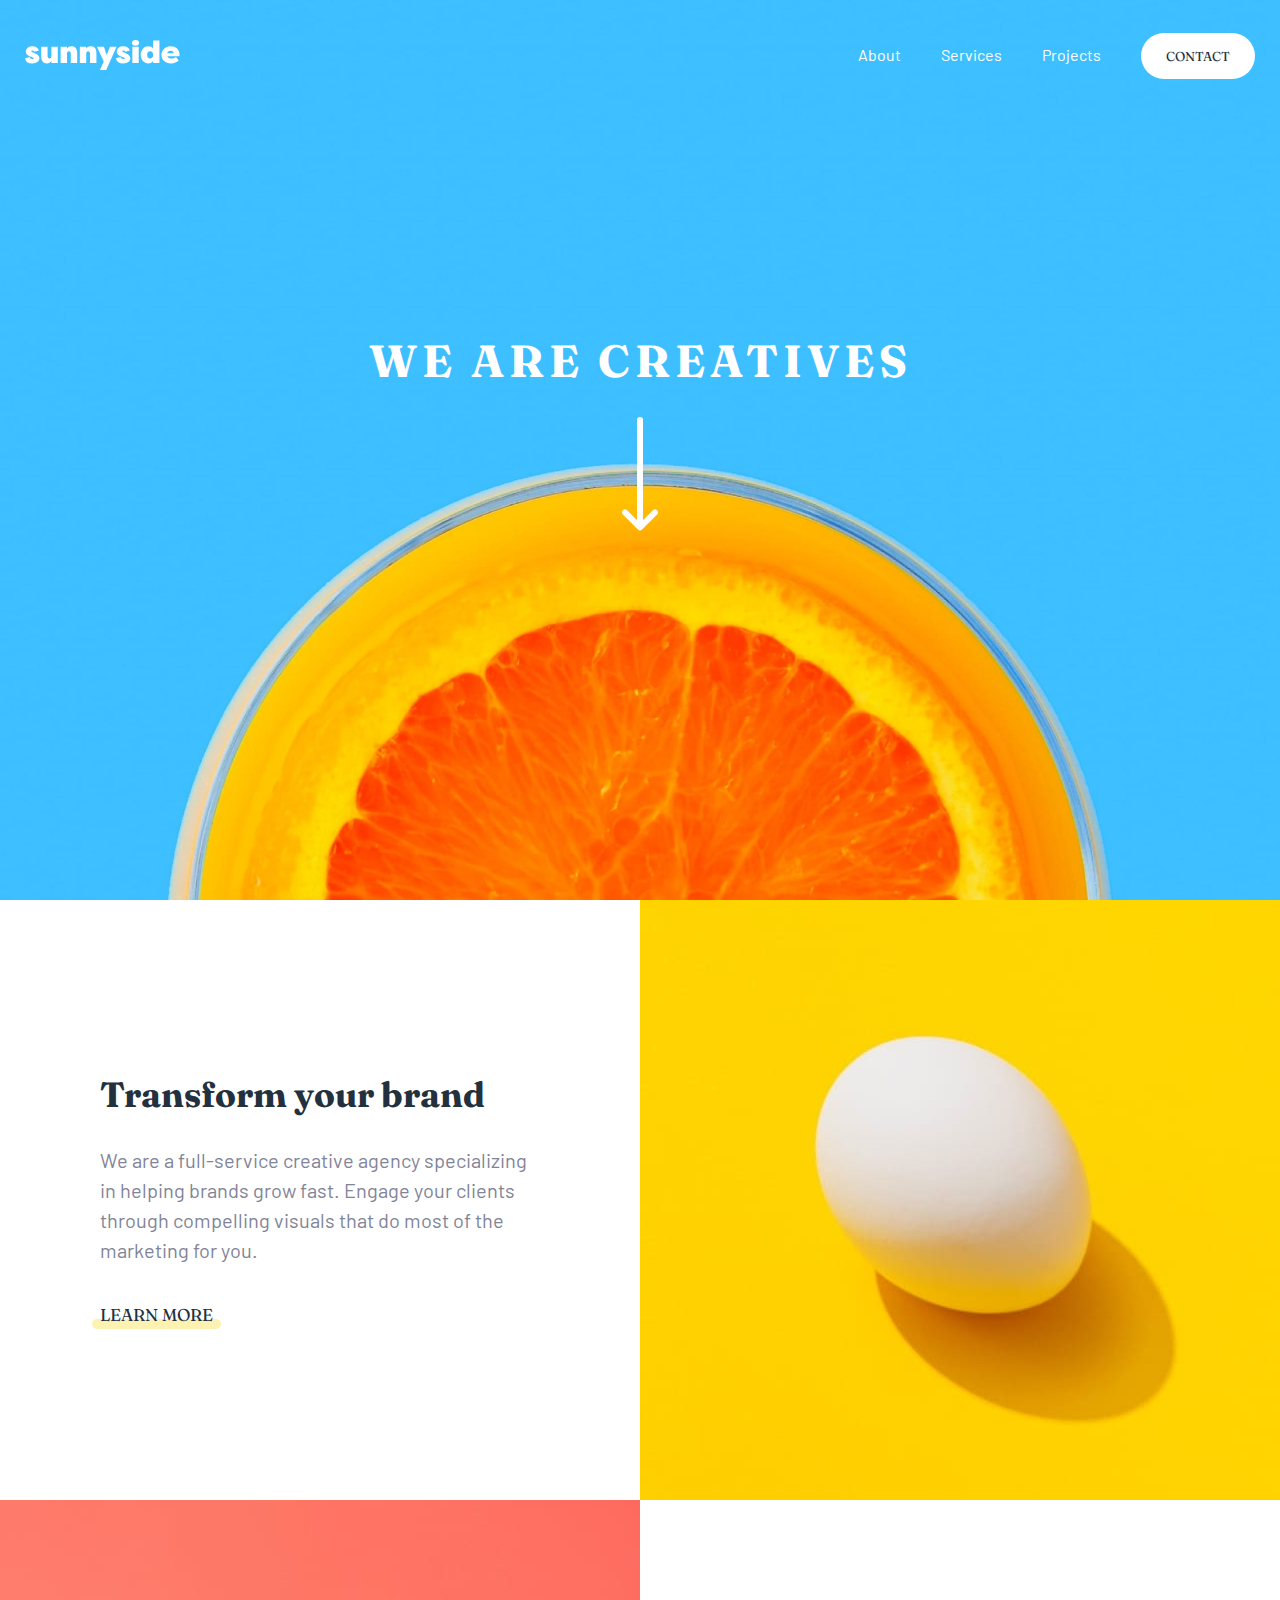
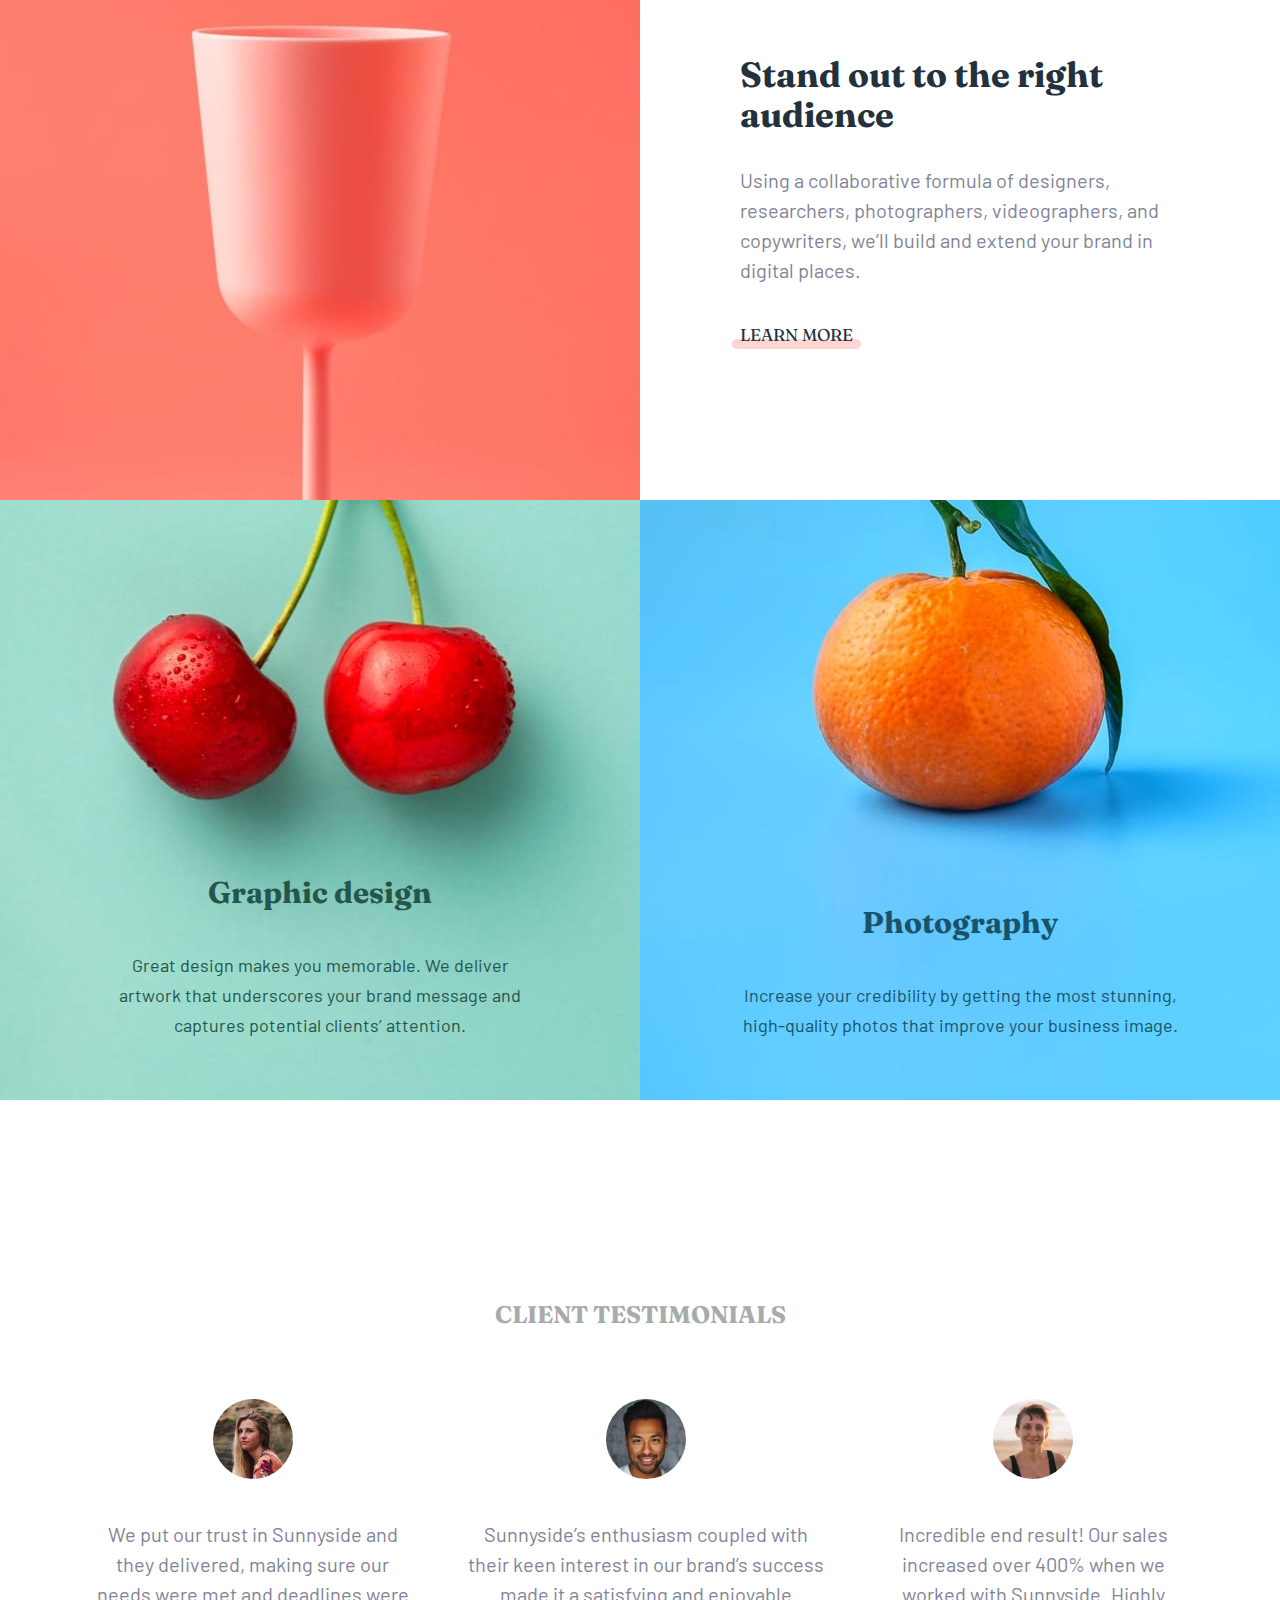
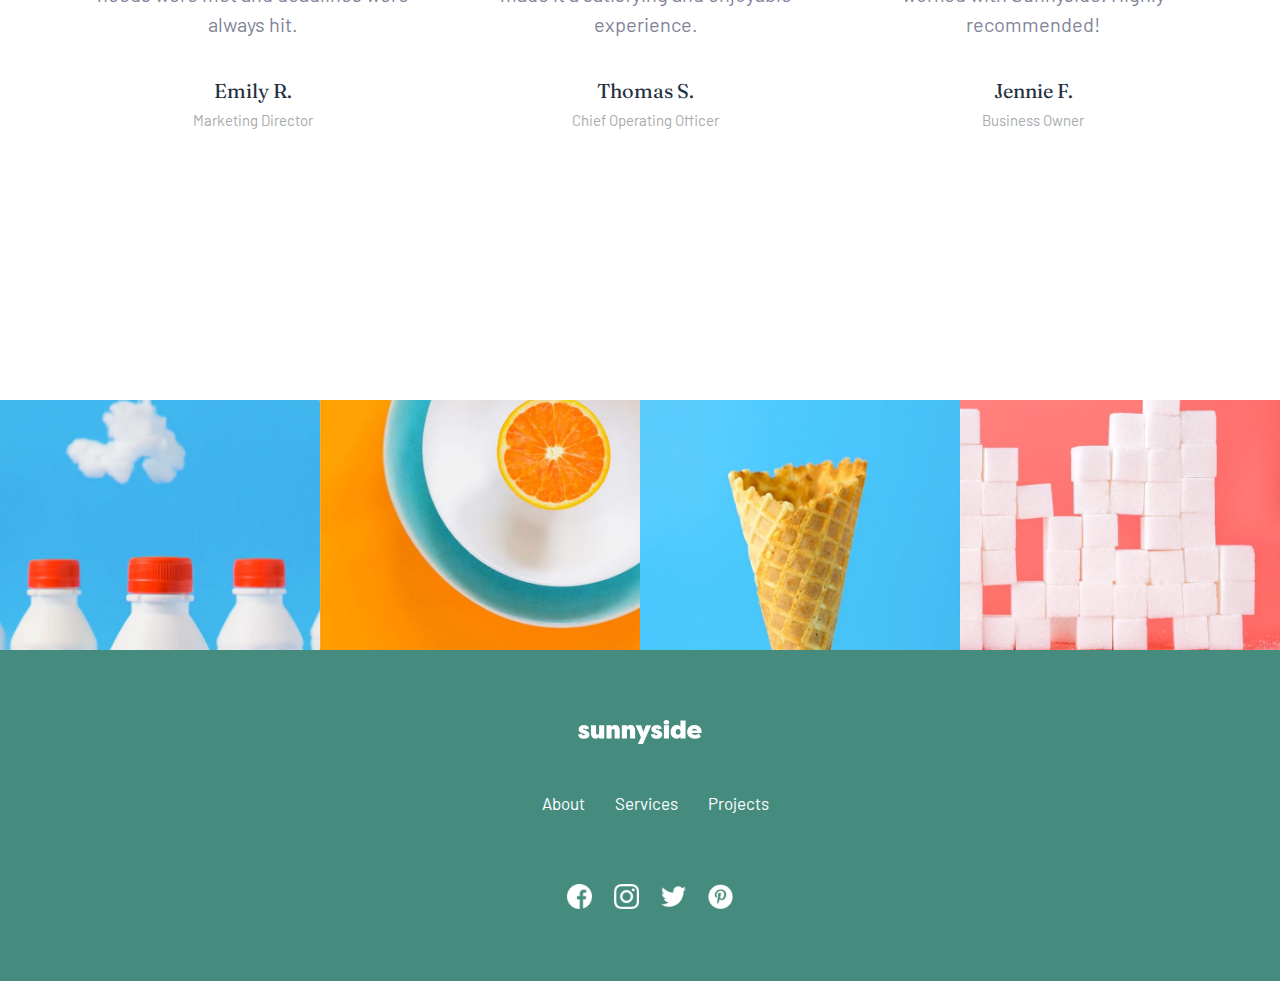
<file: index.html>
<!DOCTYPE html>
<html lang="en">
<head>
  <meta charset="UTF-8">
  <meta name="viewport" content="width=device-width, initial-scale=1.0">
  <link rel="preconnect" href="https://fonts.googleapis.com">
  <link rel="preconnect" href="https://fonts.gstatic.com" crossorigin>
  <link href="https://fonts.googleapis.com/css2?family=Barlow:wght@600&family=Fraunces:wght@700;900&display=swap" rel="stylesheet">
  <title>Frontend Mentor | Sunnyside agency landing page</title>
  <link rel="stylesheet" href="./css/styles.css">
</head>
<body>
  
  <header class="header">
    <nav class="nav">
      <img class="nav__logo" src="images/logo.svg" alt="Company logo">
      <ul class="menu-list">
        <li class="menu-list__item">About</li>
        <li class="menu-list__item">Services</li>
        <li class="menu-list__item">Projects</li>
        <li class="menu-list__item"><a class="menu-list__item--contact" href="https://github.com/DylanSantillan" target="_blank">CONTACT</a></li>
      </ul>
      <img class="nav__icon-hamburger" src="images/icon-hamburger.svg" alt="Navigation menu">
    </nav>
    <div class="block-center">
      <h1 class="block-center__title">WE ARE CREATIVES</h1>
      <img class="block-center__icon-arrow" src="images/icon-arrow-down.svg" alt="Scroll down">
    </div>
  </header>

  <main class="main">
    <section class="section-grid">
      <article class="section-grid__image section-grid__image--egg"></article>

      <article class="article-info article-info--yellow">
        <h2 class="article-info__title">Transform your brand</h2>
        <p class="article-info__paragraph">We are a full-service creative agency specializing in helping brands grow fast. 
          Engage your clients through compelling visuals that do most of the marketing for you.</p>
        <button class="article-info__more article-info__more--yellow">LEARN MORE</button>
      </article>

      <article class="section-grid__image section-grid__image--glass"></article>

      <article class="article-info">
        <h2 class="article-info__title">Stand out to the right audience</h2>
        <p class="article-info__paragraph">Using a collaborative formula of designers, researchers, photographers, videographers, and copywriters, we’ll build and extend your brand in digital places. </p>
        <button class="article-info__more article-info__more--red">LEARN MORE</button>
      </article>

      <article class="bg-article-info bg-article-info--cherry">
        <h3 class="bg-article-info__title bg-article-info__title--cherry">Graphic design</h3>
        <p class="bg-article-info__paragraph bg-article-info__paragraph--cherry">Great design makes you memorable. We deliver artwork that underscores your brand message and captures potential clients’ attention.</p>
      </article>
      
      <article class="bg-article-info bg-article-info--orange">
        <h3 class="bg-article-info__title bg-article-info__title--orange">Photography</h3>
        <p class="bg-article-info__paragraph bg-article-info__paragraph--orange">Increase your credibility by getting the most stunning, high-quality photos that improve your business image.</p>
      </article> 

    </section>

    <section class="testimonials">
      <h2 class="testimonials__title">CLIENT TESTIMONIALS</h2>
      
      <div class="container-testimonials">
        <article class="article-testimonials">
          <img class="article-testimonials__photo" src="./images/image-emily.jpg" alt="">
          <p class="article-testimonials__paragraph">We put our trust in Sunnyside and they delivered, making sure our needs were met and deadlines were always hit.</p>
          <p class="article-testimonials__name">Emily R.</p>
          <p class="article-testimonials__work">Marketing Director</p>
        </article>

        <article class="article-testimonials">
          <img class="article-testimonials__photo" src="./images/image-thomas.jpg" alt="">
          <p class="article-testimonials__paragraph">Sunnyside’s enthusiasm coupled with their keen interest in our brand’s success made it a satisfying and enjoyable experience.</p>
          <p class="article-testimonials__name">Thomas S.</p>
          <p class="article-testimonials__work">Chief Operating Officer</p>
        </article>

        <article class="article-testimonials">
          <img class="article-testimonials__photo" src="./images/image-jennie.jpg" alt="">
          <p class="article-testimonials__paragraph">Incredible end result! Our sales increased over 400% when we worked with Sunnyside. Highly recommended!</p>
          <p class="article-testimonials__name">Jennie F.</p>
          <p class="article-testimonials__work">Business Owner</p>
        </article>
      </div>

      </section>
    </main>

    <footer class="footer">
      <div class="footer-grid">
        <div class="footer-grid__images footer-grid__images--milk"></div>
        <div class="footer-grid__images footer-grid__images--orange"></div>
        <div class="footer-grid__images footer-grid__images--cone"></div>
        <div class="footer-grid__images footer-grid__images--sugar"></div>
      </div>

      <div class="footer-contact">
        <img class="footer-contact__title" src="./images/logo.svg" alt="">
        <div class="footer-nav">
          <p class="footer-nav__item">About</p>
          <p class="footer-nav__item">Services</p>
          <p class="footer-nav__item">Projects</p>
        </div>
        <div class="container-social">
          <img class="container-social__logo" src="./images/facebook.png" alt="">
          <img class="container-social__logo" src="./images/instagram.png" alt="">
          <img class="container-social__logo" src="./images/twitter.png" alt="">
          <img class="container-social__logo" src="./images/pinterest.png" alt="">
        </div>
      </div>
    </footer>
</body>
</html>
</file>
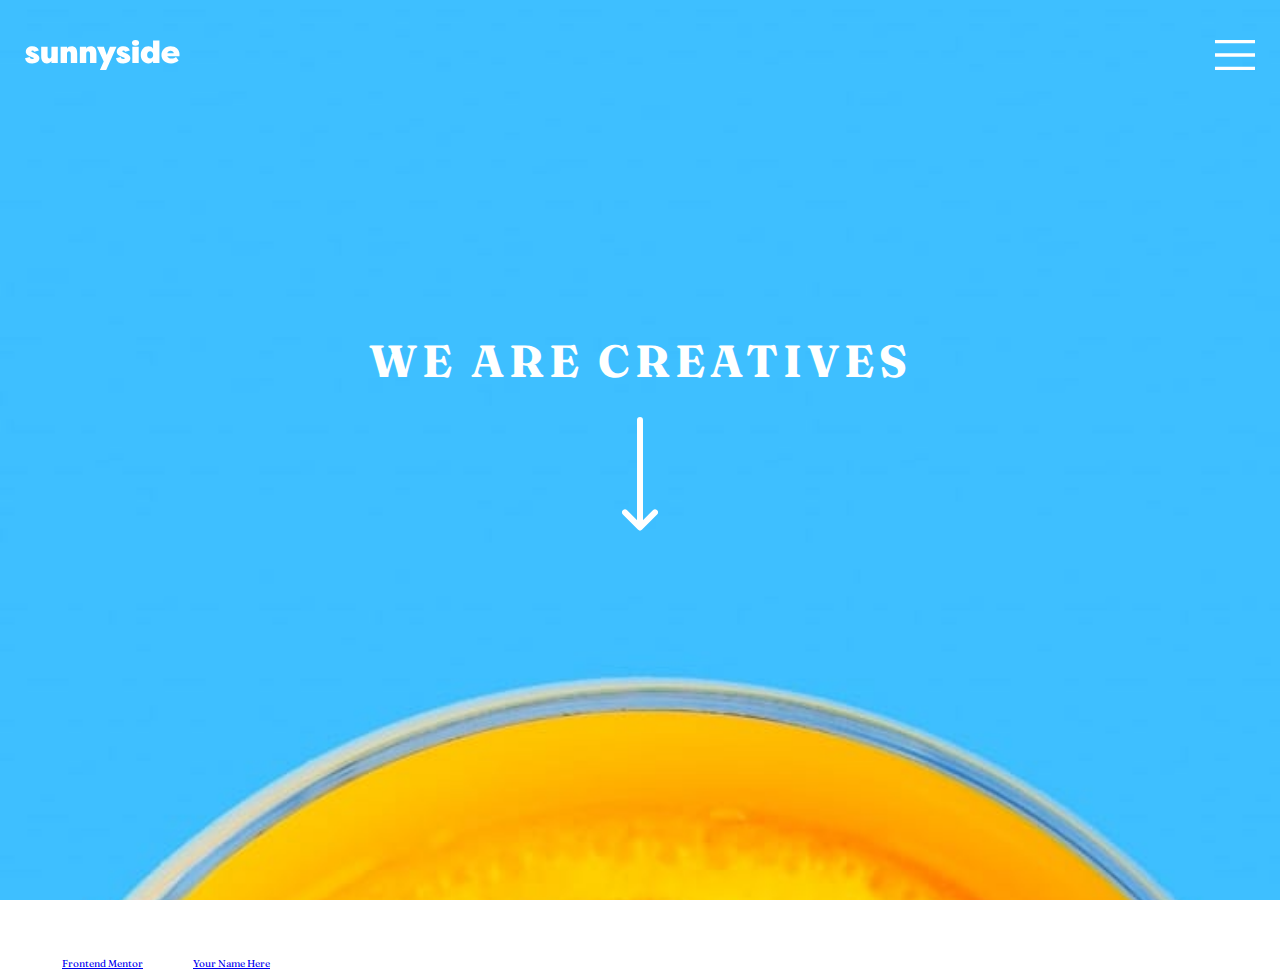
<file: src/index.html>
<!DOCTYPE html>
<html lang="en">
<head>
  <meta charset="UTF-8">
  <meta name="viewport" content="width=device-width, initial-scale=1.0">
  <link rel="icon" type="image/png" sizes="32x32" href="./images/favicon-32x32.png">
  <link rel="preconnect" href="https://fonts.googleapis.com">
  <link rel="preconnect" href="https://fonts.gstatic.com" crossorigin>
  <link href="https://fonts.googleapis.com/css2?family=Barlow:wght@600&family=Fraunces:wght@700;900&display=swap" rel="stylesheet">
  <title>Frontend Mentor | Sunnyside agency landing page</title>
  <link rel="stylesheet" href="/src/css/styles.css">
</head>
<body>
  <header class="header">
    <nav class="nav">
      <img class="nav__logo" src="images/logo.svg" alt="Company logo">
      <ul class="menu-list">
        <li class="menu-list__item">About</li>
        <li class="menu-list__item">Services</li>
        <li class="menu-list__item">Projects</li>
        <li class="menu-list__item">Contact</li>
      </ul>
      <img class="nav__icon-hamburger" src="images/icon-hamburger.svg" alt="Navigation menu">
    </nav>
    <div class="block-center">
      <h1 class="block-center__title">WE ARE CREATIVES</h1>
      <img class="block-center__icon-arrow" src="images/icon-arrow-down.svg" alt="Scroll down">
    </div>
  </header>


  Transform your brand

  We are a full-service creative agency specializing in helping brands grow fast. 
  Engage your clients through compelling visuals that do most of the marketing for you.

  Learn more

  Stand out to the right audience

  Using a collaborative formula of designers, researchers, photographers, videographers, and copywriters, we’ll build and extend your brand in digital places. 

  Learn more

  Graphic design
  Great design makes you memorable. We deliver artwork that underscores your brand message and captures potential clients’ attention.

  Photography
  Increase your credibility by getting the most stunning, high-quality photos that improve your business image.

  Client testimonials

  We put our trust in Sunnyside and they delivered, making sure our needs were met and deadlines were always hit.
  Emily R.
  Marketing Director

  Sunnyside’s enthusiasm coupled with their keen interest in our brand’s success made it a satisfying and enjoyable experience.
  Thomas S.
  Chief Operating Officer

  Incredible end result! Our sales increased over 400% when we worked with Sunnyside. Highly recommended!
  Jennie F.
  Business Owner

  About
  Services
  Projects
  Contact

  <div class="attribution">
    Challenge by <a href="https://www.frontendmentor.io?ref=challenge" target="_blank">Frontend Mentor</a>. 
    Coded by <a href="#">Your Name Here</a>.
  </div>
</body>
</html>
</file>
<file: css/styles.css>
/* -------- COLORS -------- */
/* -------- FONT -------- */
/* -------- FLEX -------- */
/* -------- RESPONSIVE -------- */
/* ------- GENERAL ------- */
* {
  padding: 0;
  margin: 0;
  box-sizing: border-box;
}

html {
  font-size: 62.5%;
}

body {
  font-family: "Fraunces", serif;
  color: hsl(0, 0%, 100%);
}

/* ------- HEADER ------- */
.header {
  background-image: url(./../images/mobile/image-header.jpg);
  background-position: center;
  background-size: cover;
  height: 100vh;
  padding: 4rem 2.5rem;
}
@media (min-width: 485px) {
  .header {
    background-image: url(./../images/desktop/image-header.jpg);
  }
}

.menu-list {
  display: none;
}
@media (min-width: 880px) {
  .menu-list {
    display: flex;
    flex-direction: row;
    justify-content: space-between;
    align-items: center;
  }
}
.menu-list__item {
  font-family: "Barlow", sans-serif;
  list-style: none;
  font-size: 1.6rem;
  cursor: pointer;
}
.menu-list__item--contact {
  font-size: 1.3rem;
  background-color: hsl(0, 0%, 100%);
  color: hsl(212, 27%, 19%);
  font-family: "Fraunces", serif;
  padding: 1.5rem 2.5rem;
  border-radius: 10rem;
  transition: background-color 0.3s linear, color 0.3s linear;
  text-decoration: none;
}
.menu-list__item--contact:hover {
  background-color: hsla(0, 0%, 100%, 0.3);
  color: hsl(0, 0%, 100%);
}
@media (min-width: 880px) {
  .menu-list__item {
    margin-left: 4rem;
  }
}

.nav {
  display: flex;
  flex-direction: row;
  justify-content: space-between;
  align-items: center;
}
.nav__logo {
  height: 3rem;
}
.nav__icon-hamburger {
  height: 3rem;
}
@media (min-width: 880px) {
  .nav__icon-hamburger {
    display: none;
  }
}

.block-center {
  display: flex;
  flex-direction: column;
  justify-content: center;
  align-items: center;
  height: 80%;
}
.block-center__title {
  font-size: 3rem;
  text-align: center;
  letter-spacing: 0.5rem;
  margin-top: 7rem;
}
@media (min-width: 366px) {
  .block-center__title {
    font-size: 4.5rem;
  }
}
.block-center__icon-arrow {
  animation: arrow 1s ease-in-out infinite alternate;
}

@keyframes arrow {
  0% {
    transform: translateY(0);
  }
  50% {
    transform: translateY(10px);
  }
  100% {
    transform: translateY(0);
  }
}
/* ------- SECTION INFO ------- */
@media (min-width: 880px) {
  .section-grid {
    display: grid;
    grid-template-columns: repeat(2, 1fr);
    grid-template-rows: repeat(3, 60rem);
  }
}
.section-grid__image {
  background-position: center;
  background-size: cover;
  width: 100%;
  height: 50rem;
}
@media (min-width: 880px) {
  .section-grid__image {
    height: 100%;
  }
}
.section-grid__image--egg {
  background-image: url(./../images/mobile/image-transform.jpg);
  grid-column: 2/3;
  grid-row: 1/2;
}
@media (min-width: 485px) {
  .section-grid__image--egg {
    background-image: url(./../images/desktop/image-transform.jpg);
  }
}
.section-grid__image--glass {
  background-image: url(./../images/mobile/image-stand-out.jpg);
}
@media (min-width: 485px) {
  .section-grid__image--glass {
    background-image: url(./../images/desktop/image-stand-out.jpg);
  }
}

.article-info {
  width: 100%;
  padding: 7rem 2.5rem;
  display: flex;
  flex-direction: column;
  justify-content: center;
  align-items: center;
}
.article-info--yellow {
  grid-column: 1/2;
  grid-row: 1/2;
}
@media (min-width: 880px) {
  .article-info {
    padding: 10rem;
  }
}
@media (min-width: 880px) {
  .article-info {
    display: flex;
    flex-direction: column;
    justify-content: center;
    align-items: flex-start;
  }
}
.article-info__title {
  color: hsl(212, 27%, 19%);
  text-align: center;
  font-size: 3.5rem;
  margin-bottom: 3rem;
}
@media (min-width: 880px) {
  .article-info__title {
    text-align: left;
  }
}
.article-info__paragraph {
  color: hsl(232, 10%, 55%);
  font-family: "Barlow", sans-serif;
  text-align: center;
  font-size: 2rem;
  margin-bottom: 4rem;
  line-height: 3rem;
}
@media (min-width: 880px) {
  .article-info__paragraph {
    text-align: left;
  }
}
.article-info__more {
  color: hsl(212, 27%, 19%);
  font-size: 1.7rem;
  position: relative;
  border: none;
  background-color: transparent;
}
.article-info__more::before {
  content: " ";
  position: absolute;
  height: 1rem;
  width: 115%;
  left: -7.5%;
  right: -7.5%;
  top: 70%;
  border-radius: 10rem;
  z-index: -1;
  transition: background-color 0.3s linear;
}
.article-info__more--yellow::before {
  background-color: hsla(51, 100%, 49%, 0.3);
}
.article-info__more--red::before {
  background-color: hsla(7, 99%, 70%, 0.3);
}
.article-info__more--yellow:hover::before {
  background-color: hsl(51, 100%, 49%);
}
.article-info__more--red:hover::before {
  background-color: hsl(7, 99%, 70%);
}

.bg-article-info {
  display: flex;
  flex-direction: column;
  justify-content: flex-end;
  align-items: center;
  background-position: center;
  background-size: cover;
  height: 100vh;
  padding: 0 2rem;
}
@media (min-width: 880px) {
  .bg-article-info {
    padding: 0 10rem;
    height: auto;
  }
}
.bg-article-info--cherry {
  background-image: url(./../images/mobile/image-graphic-design.jpg);
}
@media (min-width: 485px) {
  .bg-article-info--cherry {
    background-image: url(./../images/desktop/image-graphic-design.jpg);
  }
}
.bg-article-info--orange {
  background-image: url(./../images/mobile/image-photography.jpg);
}
@media (min-width: 485px) {
  .bg-article-info--orange {
    background-image: url(./../images/desktop/image-photography.jpg);
  }
}
.bg-article-info__title {
  font-size: 3rem;
  text-align: center;
}
.bg-article-info__title--cherry {
  color: hsl(167, 40%, 24%);
}
.bg-article-info__title--orange {
  color: hsl(198, 62%, 26%);
}
.bg-article-info__paragraph {
  font-size: 1.8rem;
  font-family: "Barlow", sans-serif;
  text-align: center;
  padding: 4rem 0 6rem;
  line-height: 3rem;
}
.bg-article-info__paragraph--cherry {
  color: hsl(167, 40%, 24%);
}
.bg-article-info__paragraph--orange {
  color: hsl(198, 62%, 26%);
}

/* ------- TESTIMONIALS ------- */
.testimonials {
  display: flex;
  flex-direction: column;
  justify-content: center;
  align-items: center;
  min-height: 100vh;
  padding: 7rem 2.5rem;
}
.testimonials__title {
  color: hsl(210, 4%, 67%);
  text-align: center;
  font-size: 2.4rem;
  margin-bottom: 7rem;
}

@media (min-width: 880px) {
  .container-testimonials {
    max-width: 110rem;
    display: flex;
    gap: 5rem;
  }
}

.article-testimonials {
  display: flex;
  flex-direction: column;
  justify-content: center;
  align-items: center;
  margin-bottom: 7rem;
}
.article-testimonials__photo {
  border-radius: 50%;
  width: 8rem;
}
.article-testimonials__paragraph {
  color: hsl(232, 10%, 55%);
  font-family: "Barlow", sans-serif;
  text-align: center;
  font-size: 2rem;
  margin: 4rem 0 4rem 0;
  line-height: 3rem;
}
.article-testimonials__name {
  color: hsl(212, 27%, 19%);
  text-align: center;
  font-size: 2rem;
  margin-bottom: 1rem;
}
.article-testimonials__work {
  color: hsl(210, 4%, 67%);
  font-family: "Barlow", sans-serif;
  text-align: center;
  font-size: 1.5rem;
}

/* ------- TESTIMONIALS ------- */
.footer-grid {
  display: grid;
  grid-template-columns: repeat(2, 1fr);
  grid-template-rows: repeat(2, 1fr);
}
@media (min-width: 880px) {
  .footer-grid {
    grid-template-columns: repeat(4, 1fr);
    grid-template-rows: repeat(1, 1fr);
  }
}
.footer-grid__images {
  background-position: center;
  background-size: cover;
  width: 100%;
  height: 25rem;
}
.footer-grid__images--milk {
  background-image: url(./../images/mobile/image-gallery-milkbottles.jpg);
}
@media (min-width: 880px) {
  .footer-grid__images--milk {
    background-image: url(./../images/desktop/image-gallery-milkbottles.jpg);
  }
}
.footer-grid__images--orange {
  background-image: url(./../images/mobile/image-gallery-orange.jpg);
}
@media (min-width: 880px) {
  .footer-grid__images--orange {
    background-image: url(./../images/desktop/image-gallery-orange.jpg);
  }
}
.footer-grid__images--cone {
  background-image: url(./../images/mobile/image-gallery-cone.jpg);
}
@media (min-width: 880px) {
  .footer-grid__images--cone {
    background-image: url(./../images/desktop/image-gallery-cone.jpg);
  }
}
.footer-grid__images--sugar {
  background-image: url(./../images/mobile/image-gallery-sugar-cubes.jpg);
}
@media (min-width: 880px) {
  .footer-grid__images--sugar {
    background-image: url(./../images/desktop/image-gallery-sugarcubes.jpg);
  }
}

.footer-contact {
  background-color: hsl(168, 34%, 41%);
  display: flex;
  flex-direction: column;
  justify-content: center;
  align-items: center;
  padding: 7rem 5rem;
}
.footer-contact__title {
  margin-bottom: 5rem;
}

.footer-nav {
  display: flex;
  flex-direction: row;
  justify-content: center;
  align-items: center;
}
.footer-nav__item {
  margin-bottom: 7rem;
  font-family: "Barlow", sans-serif;
  font-size: 1.7rem;
  margin-left: 3rem;
  cursor: pointer;
}

.container-social__logo {
  width: 2.5rem;
  margin-left: 2rem;
  cursor: pointer;
  transition: transform 0.3s linear;
}
.container-social__logo:hover {
  transform: scale(1.2);
}

/*! normalize.css v8.0.1 | MIT License | github.com/necolas/normalize.css */
/* Document
   ========================================================================== */
/**
 * 1. Correct the line height in all browsers.
 * 2. Prevent adjustments of font size after orientation changes in iOS.
 */
input[type=number]::-webkit-inner-spin-button,
input[type=number]::-webkit-outer-spin-button {
  -webkit-appearance: none;
  margin: 0;
}

input[type=number] {
  -moz-appearance: textfield;
}

html {
  line-height: 1.15; /* 1 */
  -webkit-text-size-adjust: 100%; /* 2 */
}

/* Sections
   ========================================================================== */
/**
 * Remove the margin in all browsers.
 */
body {
  margin: 0;
}

/**
 * Render the `main` element consistently in IE.
 */
main {
  display: block;
}

/**
 * Correct the font size and margin on `h1` elements within `section` and
 * `article` contexts in Chrome, Firefox, and Safari.
 */
h1 {
  font-size: 2em;
  margin: 0.67em 0;
}

/* Grouping content
   ========================================================================== */
/**
 * 1. Add the correct box sizing in Firefox.
 * 2. Show the overflow in Edge and IE.
 */
hr {
  box-sizing: content-box; /* 1 */
  height: 0; /* 1 */
  overflow: visible; /* 2 */
}

/**
 * 1. Correct the inheritance and scaling of font size in all browsers.
 * 2. Correct the odd `em` font sizing in all browsers.
 */
pre {
  font-family: monospace, monospace; /* 1 */
  font-size: 1em; /* 2 */
}

/* Text-level semantics
   ========================================================================== */
/**
 * Remove the gray background on active links in IE 10.
 */
a {
  background-color: transparent;
}

/**
 * 1. Remove the bottom border in Chrome 57-
 * 2. Add the correct text decoration in Chrome, Edge, IE, Opera, and Safari.
 */
abbr[title] {
  border-bottom: none; /* 1 */
  text-decoration: underline; /* 2 */
  text-decoration: underline dotted; /* 2 */
}

/**
 * Add the correct font weight in Chrome, Edge, and Safari.
 */
b,
strong {
  font-weight: bolder;
}

/**
 * 1. Correct the inheritance and scaling of font size in all browsers.
 * 2. Correct the odd `em` font sizing in all browsers.
 */
code,
kbd,
samp {
  font-family: monospace, monospace; /* 1 */
  font-size: 1em; /* 2 */
}

/**
 * Add the correct font size in all browsers.
 */
small {
  font-size: 80%;
}

/**
 * Prevent `sub` and `sup` elements from affecting the line height in
 * all browsers.
 */
sub,
sup {
  font-size: 75%;
  line-height: 0;
  position: relative;
  vertical-align: baseline;
}

sub {
  bottom: -0.25em;
}

sup {
  top: -0.5em;
}

/* Embedded content
   ========================================================================== */
/**
 * Remove the border on images inside links in IE 10.
 */
img {
  border-style: none;
}

/* Forms
   ========================================================================== */
/**
 * 1. Change the font styles in all browsers.
 * 2. Remove the margin in Firefox and Safari.
 */
button,
input,
optgroup,
select,
textarea {
  font-family: inherit; /* 1 */
  font-size: 100%; /* 1 */
  line-height: 1.15; /* 1 */
  margin: 0; /* 2 */
}

/**
 * Show the overflow in IE.
 * 1. Show the overflow in Edge.
 */
button,
input { /* 1 */
  overflow: visible;
}

/**
 * Remove the inheritance of text transform in Edge, Firefox, and IE.
 * 1. Remove the inheritance of text transform in Firefox.
 */
button,
select { /* 1 */
  text-transform: none;
}

/**
 * Correct the inability to style clickable types in iOS and Safari.
 */
button,
[type=button],
[type=reset],
[type=submit] {
  -webkit-appearance: button;
}

/**
 * Remove the inner border and padding in Firefox.
 */
button::-moz-focus-inner,
[type=button]::-moz-focus-inner,
[type=reset]::-moz-focus-inner,
[type=submit]::-moz-focus-inner {
  border-style: none;
  padding: 0;
}

/**
 * Restore the focus styles unset by the previous rule.
 */
button:-moz-focusring,
[type=button]:-moz-focusring,
[type=reset]:-moz-focusring,
[type=submit]:-moz-focusring {
  outline: 1px dotted ButtonText;
}

/**
 * Correct the padding in Firefox.
 */
fieldset {
  padding: 0.35em 0.75em 0.625em;
}

/**
 * 1. Correct the text wrapping in Edge and IE.
 * 2. Correct the color inheritance from `fieldset` elements in IE.
 * 3. Remove the padding so developers are not caught out when they zero out
 *    `fieldset` elements in all browsers.
 */
legend {
  box-sizing: border-box; /* 1 */
  color: inherit; /* 2 */
  display: table; /* 1 */
  max-width: 100%; /* 1 */
  padding: 0; /* 3 */
  white-space: normal; /* 1 */
}

/**
 * Add the correct vertical alignment in Chrome, Firefox, and Opera.
 */
progress {
  vertical-align: baseline;
}

/**
 * Remove the default vertical scrollbar in IE 10+.
 */
textarea {
  overflow: auto;
}

/**
 * 1. Add the correct box sizing in IE 10.
 * 2. Remove the padding in IE 10.
 */
[type=checkbox],
[type=radio] {
  box-sizing: border-box; /* 1 */
  padding: 0; /* 2 */
}

/**
 * Correct the cursor style of increment and decrement buttons in Chrome.
 */
[type=number]::-webkit-inner-spin-button,
[type=number]::-webkit-outer-spin-button {
  height: auto;
}

/**
 * 1. Correct the odd appearance in Chrome and Safari.
 * 2. Correct the outline style in Safari.
 */
[type=search] {
  -webkit-appearance: textfield; /* 1 */
  outline-offset: -2px; /* 2 */
}

/**
 * Remove the inner padding in Chrome and Safari on macOS.
 */
[type=search]::-webkit-search-decoration {
  -webkit-appearance: none;
}

/**
 * 1. Correct the inability to style clickable types in iOS and Safari.
 * 2. Change font properties to `inherit` in Safari.
 */
::-webkit-file-upload-button {
  -webkit-appearance: button; /* 1 */
  font: inherit; /* 2 */
}

/* Interactive
   ========================================================================== */
/*
 * Add the correct display in Edge, IE 10+, and Firefox.
 */
details {
  display: block;
}

/*
 * Add the correct display in all browsers.
 */
summary {
  display: list-item;
}

/* Misc
   ========================================================================== */
/**
 * Add the correct display in IE 10+.
 */
template {
  display: none;
}

/**
 * Add the correct display in IE 10.
 */
[hidden] {
  display: none;
}

/*# sourceMappingURL=styles.css.map */
</file>
<file: src/css/styles.css>
/* -------- COLORS -------- */
/* -------- FONT -------- */
/* -------- FLEX -------- */
/* -------- RESPONSIVE -------- */
/* ------- GENERAL ------- */
* {
  padding: 0;
  margin: 0;
  box-sizing: border-box;
}

html {
  font-size: 62.5%;
}

body {
  font-family: "Fraunces", serif;
  color: hsl(0, 0%, 100%);
}

/* ------- HEADER ------- */
.header {
  background-image: url(./../images/mobile/image-header.jpg);
  background-position: center;
  background-size: cover;
  height: 100vh;
  padding: 4rem 2.5rem;
}

.menu-list {
  display: none;
}
.nav {
  display: flex;
  flex-direction: row;
  justify-content: space-between;
  align-items: center;
}
.nav__logo {
  height: 3rem;
}
.nav__icon-hamburger {
  height: 3rem;
}

.block-center {
  display: flex;
  flex-direction: column;
  justify-content: center;
  align-items: center;
  height: 80%;
}
.block-center__title {
  font-size: 4.5rem;
  text-align: center;
  letter-spacing: 0.5rem;
  margin-top: 7rem;
}
.block-center__icon-arrow {
  animation: arrow 1s ease-in-out infinite alternate;
}

@keyframes arrow {
  0% {
    transform: translateY(0);
  }
  50% {
    transform: translateY(10px);
  }
  100% {
    transform: translateY(0);
  }
}
/*! normalize.css v8.0.1 | MIT License | github.com/necolas/normalize.css */
/* Document
   ========================================================================== */
/**
 * 1. Correct the line height in all browsers.
 * 2. Prevent adjustments of font size after orientation changes in iOS.
 */
input[type=number]::-webkit-inner-spin-button,
input[type=number]::-webkit-outer-spin-button {
  -webkit-appearance: none;
  margin: 0;
}

input[type=number] {
  -moz-appearance: textfield;
}

html {
  line-height: 1.15; /* 1 */
  -webkit-text-size-adjust: 100%; /* 2 */
}

/* Sections
   ========================================================================== */
/**
 * Remove the margin in all browsers.
 */
body {
  margin: 0;
}

/**
 * Render the `main` element consistently in IE.
 */
main {
  display: block;
}

/**
 * Correct the font size and margin on `h1` elements within `section` and
 * `article` contexts in Chrome, Firefox, and Safari.
 */
h1 {
  font-size: 2em;
  margin: 0.67em 0;
}

/* Grouping content
   ========================================================================== */
/**
 * 1. Add the correct box sizing in Firefox.
 * 2. Show the overflow in Edge and IE.
 */
hr {
  box-sizing: content-box; /* 1 */
  height: 0; /* 1 */
  overflow: visible; /* 2 */
}

/**
 * 1. Correct the inheritance and scaling of font size in all browsers.
 * 2. Correct the odd `em` font sizing in all browsers.
 */
pre {
  font-family: monospace, monospace; /* 1 */
  font-size: 1em; /* 2 */
}

/* Text-level semantics
   ========================================================================== */
/**
 * Remove the gray background on active links in IE 10.
 */
a {
  background-color: transparent;
}

/**
 * 1. Remove the bottom border in Chrome 57-
 * 2. Add the correct text decoration in Chrome, Edge, IE, Opera, and Safari.
 */
abbr[title] {
  border-bottom: none; /* 1 */
  text-decoration: underline; /* 2 */
  text-decoration: underline dotted; /* 2 */
}

/**
 * Add the correct font weight in Chrome, Edge, and Safari.
 */
b,
strong {
  font-weight: bolder;
}

/**
 * 1. Correct the inheritance and scaling of font size in all browsers.
 * 2. Correct the odd `em` font sizing in all browsers.
 */
code,
kbd,
samp {
  font-family: monospace, monospace; /* 1 */
  font-size: 1em; /* 2 */
}

/**
 * Add the correct font size in all browsers.
 */
small {
  font-size: 80%;
}

/**
 * Prevent `sub` and `sup` elements from affecting the line height in
 * all browsers.
 */
sub,
sup {
  font-size: 75%;
  line-height: 0;
  position: relative;
  vertical-align: baseline;
}

sub {
  bottom: -0.25em;
}

sup {
  top: -0.5em;
}

/* Embedded content
   ========================================================================== */
/**
 * Remove the border on images inside links in IE 10.
 */
img {
  border-style: none;
}

/* Forms
   ========================================================================== */
/**
 * 1. Change the font styles in all browsers.
 * 2. Remove the margin in Firefox and Safari.
 */
button,
input,
optgroup,
select,
textarea {
  font-family: inherit; /* 1 */
  font-size: 100%; /* 1 */
  line-height: 1.15; /* 1 */
  margin: 0; /* 2 */
}

/**
 * Show the overflow in IE.
 * 1. Show the overflow in Edge.
 */
button,
input { /* 1 */
  overflow: visible;
}

/**
 * Remove the inheritance of text transform in Edge, Firefox, and IE.
 * 1. Remove the inheritance of text transform in Firefox.
 */
button,
select { /* 1 */
  text-transform: none;
}

/**
 * Correct the inability to style clickable types in iOS and Safari.
 */
button,
[type=button],
[type=reset],
[type=submit] {
  -webkit-appearance: button;
}

/**
 * Remove the inner border and padding in Firefox.
 */
button::-moz-focus-inner,
[type=button]::-moz-focus-inner,
[type=reset]::-moz-focus-inner,
[type=submit]::-moz-focus-inner {
  border-style: none;
  padding: 0;
}

/**
 * Restore the focus styles unset by the previous rule.
 */
button:-moz-focusring,
[type=button]:-moz-focusring,
[type=reset]:-moz-focusring,
[type=submit]:-moz-focusring {
  outline: 1px dotted ButtonText;
}

/**
 * Correct the padding in Firefox.
 */
fieldset {
  padding: 0.35em 0.75em 0.625em;
}

/**
 * 1. Correct the text wrapping in Edge and IE.
 * 2. Correct the color inheritance from `fieldset` elements in IE.
 * 3. Remove the padding so developers are not caught out when they zero out
 *    `fieldset` elements in all browsers.
 */
legend {
  box-sizing: border-box; /* 1 */
  color: inherit; /* 2 */
  display: table; /* 1 */
  max-width: 100%; /* 1 */
  padding: 0; /* 3 */
  white-space: normal; /* 1 */
}

/**
 * Add the correct vertical alignment in Chrome, Firefox, and Opera.
 */
progress {
  vertical-align: baseline;
}

/**
 * Remove the default vertical scrollbar in IE 10+.
 */
textarea {
  overflow: auto;
}

/**
 * 1. Add the correct box sizing in IE 10.
 * 2. Remove the padding in IE 10.
 */
[type=checkbox],
[type=radio] {
  box-sizing: border-box; /* 1 */
  padding: 0; /* 2 */
}

/**
 * Correct the cursor style of increment and decrement buttons in Chrome.
 */
[type=number]::-webkit-inner-spin-button,
[type=number]::-webkit-outer-spin-button {
  height: auto;
}

/**
 * 1. Correct the odd appearance in Chrome and Safari.
 * 2. Correct the outline style in Safari.
 */
[type=search] {
  -webkit-appearance: textfield; /* 1 */
  outline-offset: -2px; /* 2 */
}

/**
 * Remove the inner padding in Chrome and Safari on macOS.
 */
[type=search]::-webkit-search-decoration {
  -webkit-appearance: none;
}

/**
 * 1. Correct the inability to style clickable types in iOS and Safari.
 * 2. Change font properties to `inherit` in Safari.
 */
::-webkit-file-upload-button {
  -webkit-appearance: button; /* 1 */
  font: inherit; /* 2 */
}

/* Interactive
   ========================================================================== */
/*
 * Add the correct display in Edge, IE 10+, and Firefox.
 */
details {
  display: block;
}

/*
 * Add the correct display in all browsers.
 */
summary {
  display: list-item;
}

/* Misc
   ========================================================================== */
/**
 * Add the correct display in IE 10+.
 */
template {
  display: none;
}

/**
 * Add the correct display in IE 10.
 */
[hidden] {
  display: none;
}

/*# sourceMappingURL=styles.css.map */
</file>
